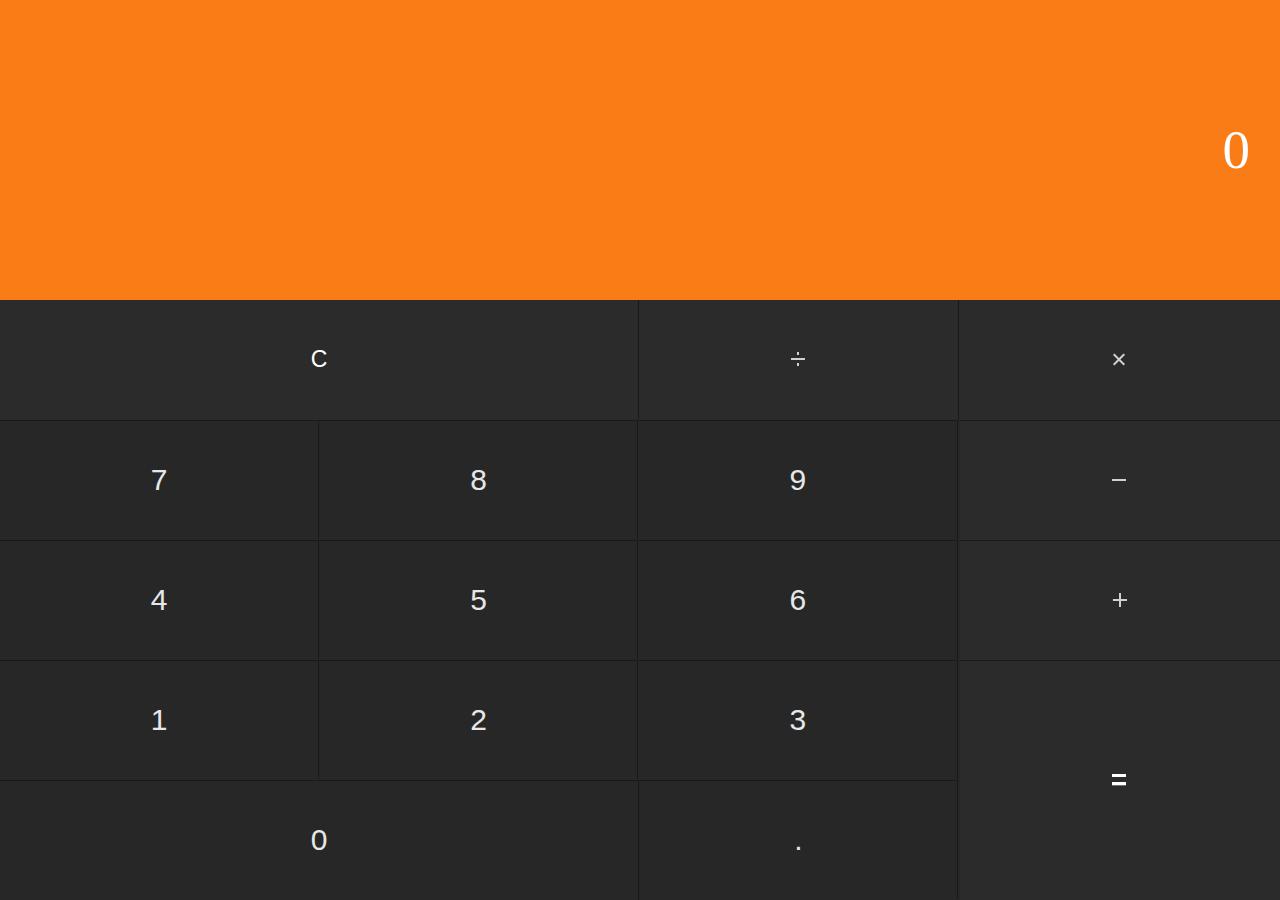
<file: calculator/app/index.html>
<!DOCTYPE html>
<html>
  <head>
    <meta charset="utf-8"/>
    <meta name="viewport" content="width=device-width, user-scalable=no, initial-scale=1">
    <meta name="theme-color" content="#ff7d14">
    <title>Calculator</title>
    <link rel="stylesheet" href="style/calculator.css"/>
  </head>
  <body>
    <div id="display"><div></div></div>
    <div id="panel">
      <div class="x-row">
        <input type="button" class="double-x" value="C" data-type="command" />
        <input type="button" class="small" value="÷" id="add" data-type="operator" />
        <input type="button" class="small" value="×" id="multiply" data-type="operator" />
      </div>
      <div class="row-block">
        <div class="row">
          <input type="button" class="small" value="7" data-type="value" />
          <input type="button" class="small" value="8" data-type="value" />
          <input type="button" class="small" value="9" data-type="value" />
        </div>
        <div class="row">
          <input type="button" class="small" value="4" data-type="value" />
          <input type="button" class="small" value="5" data-type="value" />
          <input type="button" class="small" value="6" data-type="value" />
        </div>
        <div class="row">
          <input type="button" class="small" value="1" data-type="value" />
          <input type="button" class="small" value="2" data-type="value" />
          <input type="button" class="small" value="3" data-type="value" />
        </div>  
        <div class="row">
          <input type="button" class="double-x" value="0" data-type="value" />
          <input type="button" class="small" value="." data-type="value" />
        </div>
      </div>
        <div class="y-row">
          <input type="button" class="small" value="-" id="subtract" data-type="operator" />
          <input type="button" class="small" value="+" id="divide" data-type="operator" />
          <input type="button" class="double-y" value="=" data-type="command" />
        </div>
    </div>
    <script src="js/calculator.js"></script>
  </body>
</html>
</file>
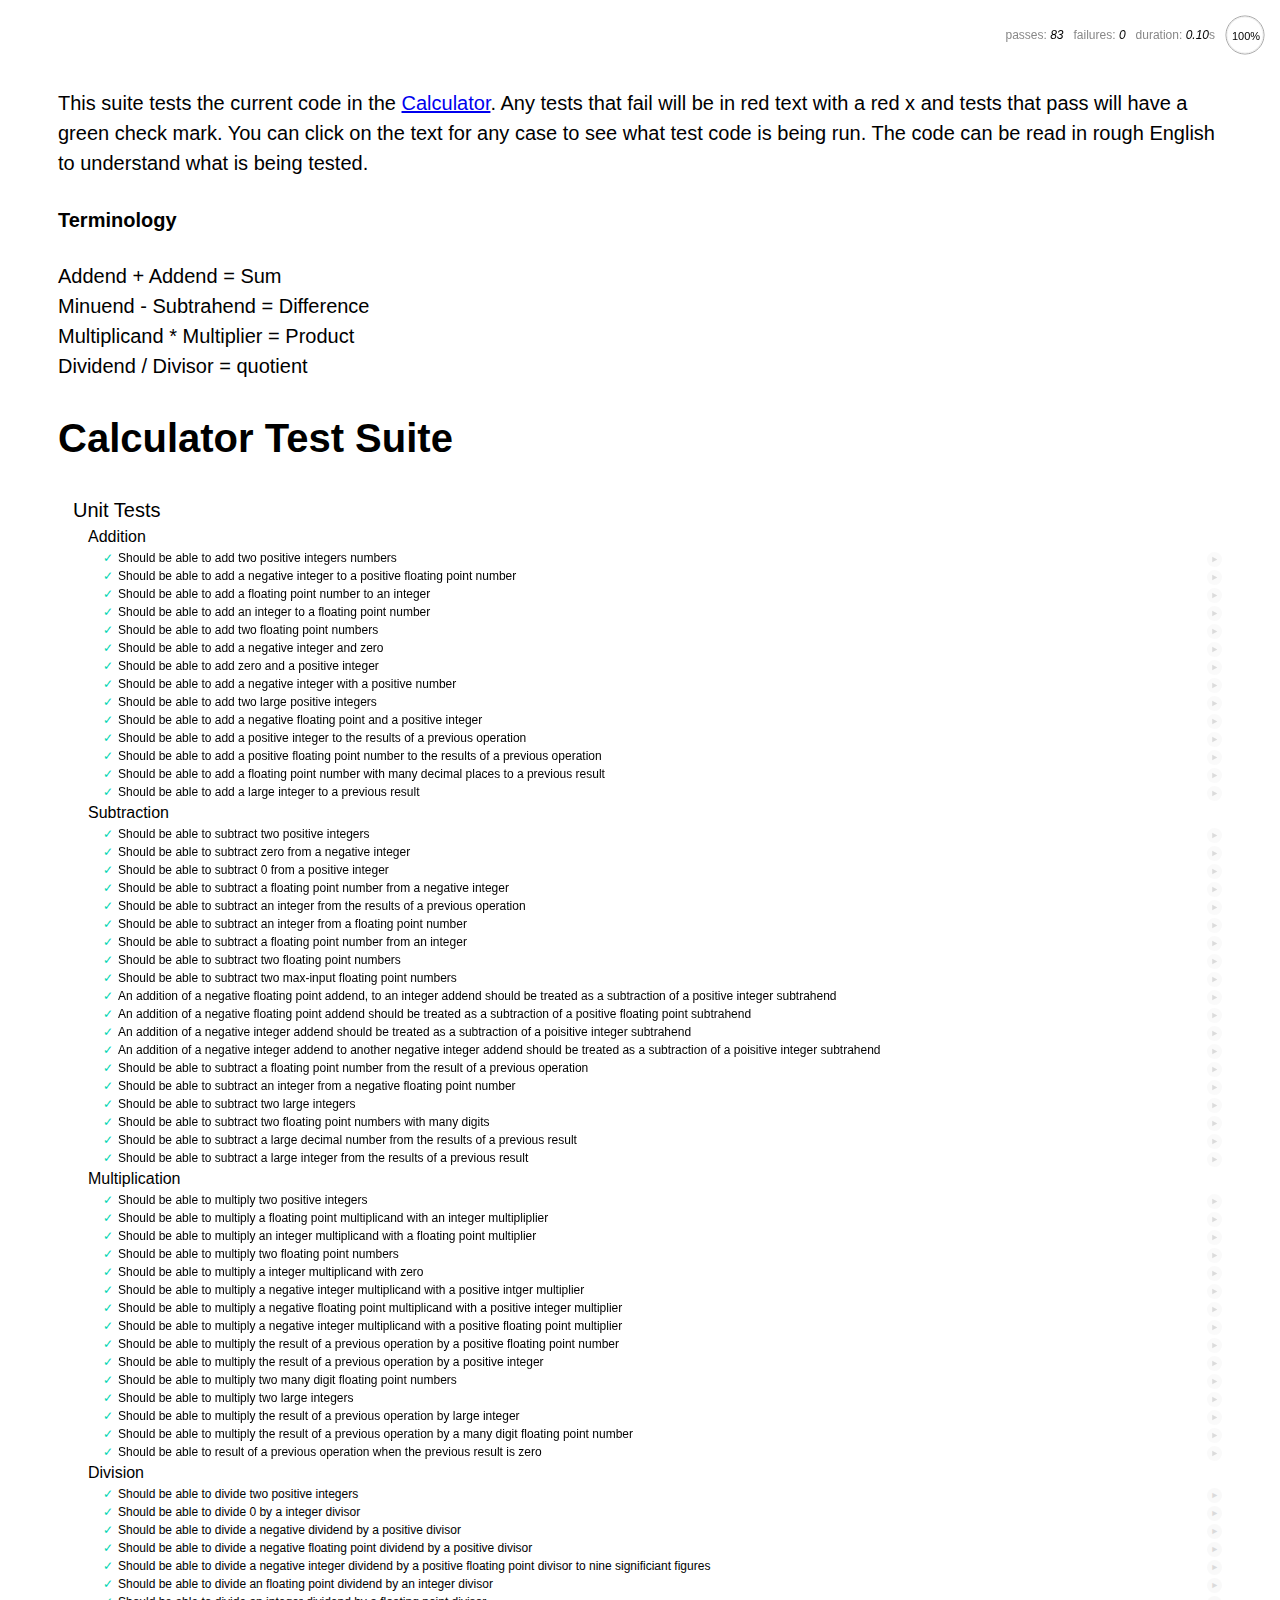
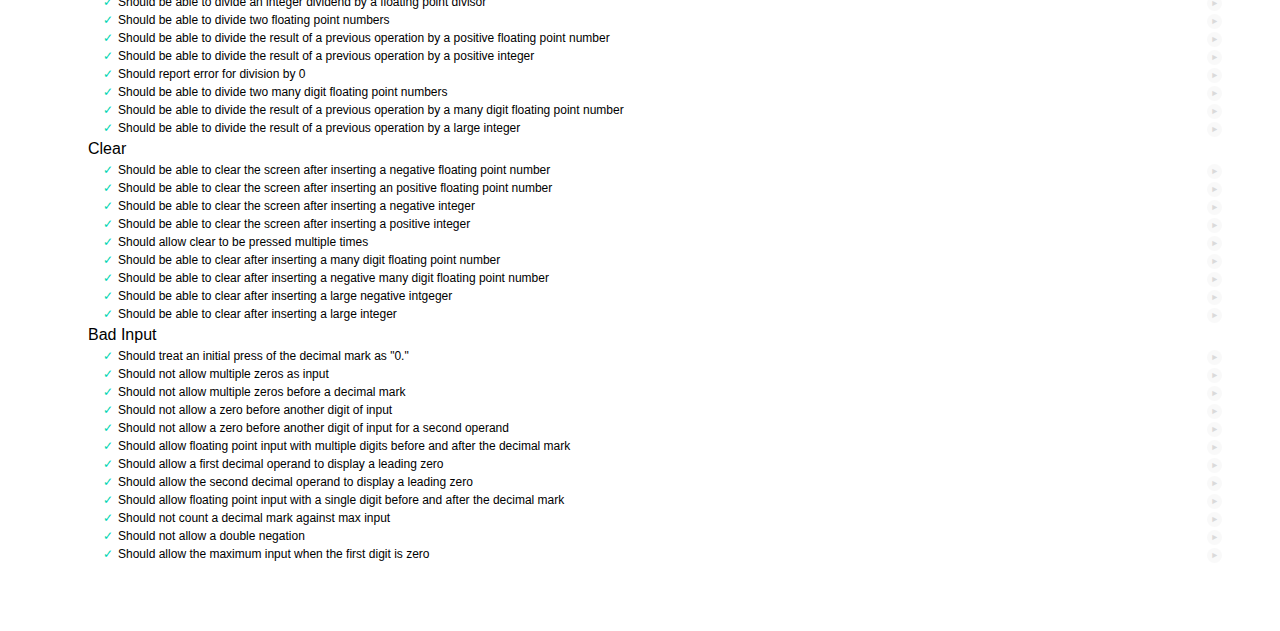
<file: calculator/test/index.html>
<!DOCTYPE html>
<html>
<head>
  <meta charset="utf-8"/>
  <title>Calculator Automated Test Suite</title>
  <link rel="stylesheet" href="vendor/mocha.css" type="text/css"/>
  <script src="vendor/jquery.min.js"></script>
  <script src="vendor/chai.js"></script>
  <script src="vendor/mocha.js"></script>
  <!-- MOCK DATA -->
  <script src="mock.js"></script>
  <!-- SCRIPT UNDER TEST -->
  <!-- change this to test local modifications -->
  <script src="../app/js/calculator.js" defer></script>
  <!-- TESTS -->
  <script src="tests.js" defer></script>
</head>
<body>
  <p>
    This suite tests the current code in the
    <a href="https://github.com/mozilla/calculator">Calculator</a>.
    Any tests that fail will be in red text with a red x and tests that pass
    will have a green check mark.  You can click on the text for any case to
    see what test code is being run.  The code can be read in rough English to
    understand what is being tested.
  </p>
  <h4>
    Terminology
  </h4>
  <p>
    Addend + Addend = Sum<br/>
    Minuend - Subtrahend = Difference<br/>
    Multiplicand * Multiplier = Product<br/>
    Dividend / Divisor = quotient<br/>
  </p>
  <h1>Calculator Test Suite</h1>
  <div id="mocha"></div>
  <div id="display" hidden><div></div></div>
</body>
</html>
</file>
<file: calculator/app/style/calculator.css>
html, body {
  margin: 0;
  padding: 0;
  height: 100%;
  line-height: 100%;
  overflow: hidden;
  font-size: 10px;
  font-weight: normal;
  background-color: #2b2b2b;
}

.x-row{
  width: 32rem;
  height: 6rem;
  background-color: #2b2b2b;
  display: block;
}

.y-row{
  display: inline-block;
  background-color: #2b2b2b;
  width: 8rem;
  height: 24rem;
  vertical-align: top;
  margin-left: -3px;
}

.row-block {
  display: inline-block;
  background-color: #272727;
  vertical-align: top;
  width: 24rem;
  height: 24rem;
}

.row{
  display: block;
  width: 100%;
}

input {
  /* text nodes in the source code affect the layout */
  margin-right: -2px;
  background: transparent;
  border: 0;
  vertical-align: top;
  border-radius: 0;
}

input[disabled] {
  pointer-events: none;
}

.row-block .row input{
  font-size: 3rem;
  font-weight: 200;
  color: #e7e7e7;
  border-top: .1rem solid #191919;
  border-right: .1rem solid #191919;
}

input.small {
  display: inline-block;
  width: 7.9rem;
  height: 5.9rem;
}

.y-row input{
  display: block;
  width: 100%;
  border-top: .1rem solid #191919;
}

.double-y{
  width: 7.9rem;
  height: 12rem;
  display: block;
}

.double-x{
  width: 15.9rem;
  height: 5.9rem;
  display: inline-block;
  line-height: 5.9rem;
}

input[value="C"]{
  color: white;
  font-size: 2.3rem;
  font-weight: 500;
  border-right: .1rem solid #191919;
}

input[value="+"]{
  background: url(images/icon_plus.png) center no-repeat;
  color: transparent;
}

input[value="-"]{
  background: url(images/icon_minus.png) center no-repeat;
  color: transparent;
}

input[value="×"]{
  background: url(images/icon_multiply.png) center no-repeat;
  color: transparent;
}

input[value="÷"]{
  border-right: .1rem solid #191919;
  background: url(images/divide.png) center no-repeat;
  color: transparent;
}

input[value="="]{
  background: url(images/icon_equal.png) center no-repeat;
  color: transparent;
}

input::-moz-focus-inner {
  padding: 0;
  margin: 0;
  border: 0
}

/* Result Display */
#display {
  color: white;
  background-color: #f97c17;
  height: 15.6rem;
  line-height: 15.6rem;
  width: 32rem;
  position: relative;
}

#display div {
  transform-origin: right center;
  position: absolute;
  right: 3rem;
  height: 100%;
  line-height: 15.6rem;
  font-weight: 200;
  font-size: 8.2rem;
}

@media (min-width: 321px), (min-height: 481px){
  #display {
    width: 100%;
    height: calc(100% / 3);
  }

  #display div {
    height: 100%;
    vertical-align: middle;
  }

  #panel{
    width: 100%;
    height: calc((100% / 3) * 2);
  }

  .x-row{
    width: 100%;
    height: calc(100% / 5);
  }

  .row-block {
    width: calc((100% / 4) * 3);
    height: calc((100% / 5) * 4);
  }

  .y-row{
    width: calc(100% / 4);
    height: calc((100% / 5) * 4);
  }

  .x-row input.small {
    width: calc(100% / 4);
    height: 100%;
  }

  .x-row input[value="÷"]{
    width: calc((100% / 4) - 0.1rem);
  }

  .y-row input.small {
    width: 100%;
    height: calc(100% / 4 );
  }

  .y-row .double-y{
    width: 100%;
    height: calc(100% / 2);
  }

  .row{
    height: calc(100% / 4)
  }

  .row input.small {
    width: calc((100% / 3) - 0.1rem);
    height: calc(100% - 0.1rem);
  }

  .x-row .double-x{
    width: calc((100% / 2) - 0.1rem);
    height: 100%;
    line-height: 100%;
  }

  .row .double-x{
    width: calc(((100% / 3) * 2) - 0.1rem);
    height: 100%;
    line-height: 100%;
  }
}

@media (-moz-device-pixel-ratio: 1.5){
  input[value="+"]{
    background: url(images/icon_plus@1.5x.png) center no-repeat;
  }

  input[value="-"]{
    background: url(images/icon_minus@1.5x.png) center no-repeat;
  }

  input[value="×"]{
    background: url(images/icon_multiply@1.5x.png) center no-repeat;
  }

  input[value="÷"]{
    background: url(images/divide@1.5x.png) center no-repeat;
  }

  input[value="="]{
    background: url(images/icon_equal@1.5x.png) center no-repeat;
  }
}

@media (-moz-device-pixel-ratio: 2){
  input[value="+"]{
    background: url(images/icon_plus@2x.png) center no-repeat;
  }

  input[value="-"]{
    background: url(images/icon_minus@2x.png) center no-repeat;
  }

  input[value="×"]{
    background: url(images/icon_multiply@2x.png) center no-repeat;
  }

  input[value="÷"]{
    background: url(images/divide@2x.png) center no-repeat;
  }

  input[value="="]{
    background: url(images/icon_equal@2x.png) center no-repeat;
  }
}

input:active,
input.active,
.active {
  background-color: #008EAB;
}
</file>
<file: calculator/test/vendor/mocha.css>
@charset "utf-8";

body {
  font: 20px/1.5 "Helvetica Neue", Helvetica, Arial, sans-serif;
  padding: 60px 50px;
}

#mocha ul, #mocha li {
  margin: 0;
  padding: 0;
}

#mocha ul {
  list-style: none;
}

#mocha h1, #mocha h2 {
  margin: 0;
}

#mocha h1 {
  margin-top: 15px;
  font-size: 1em;
  font-weight: 200;
}

#mocha h1 a {
  text-decoration: none;
  color: inherit;
}

#mocha h1 a:hover {
  text-decoration: underline;
}

#mocha .suite .suite h1 {
  margin-top: 0;
  font-size: .8em;
}

.hidden {
  display: none;
}

#mocha h2 {
  font-size: 12px;
  font-weight: normal;
  cursor: pointer;
}

#mocha .suite {
  margin-left: 15px;
}

#mocha .test {
  margin-left: 15px;
  overflow: hidden;
}

#mocha .test.pending:hover h2::after {
  content: '(pending)';
  font-family: arial;
}

#mocha .test.pass.medium .duration {
  background: #C09853;
}

#mocha .test.pass.slow .duration {
  background: #B94A48;
}

#mocha .test.pass::before {
  content: '✓';
  font-size: 12px;
  display: block;
  float: left;
  margin-right: 5px;
  color: #00d6b2;
}

#mocha .test.pass .duration {
  font-size: 9px;
  margin-left: 5px;
  padding: 2px 5px;
  color: white;
  -webkit-box-shadow: inset 0 1px 1px rgba(0,0,0,.2);
  -moz-box-shadow: inset 0 1px 1px rgba(0,0,0,.2);
  box-shadow: inset 0 1px 1px rgba(0,0,0,.2);
  -webkit-border-radius: 5px;
  -moz-border-radius: 5px;
  -ms-border-radius: 5px;
  -o-border-radius: 5px;
  border-radius: 5px;
}

#mocha .test.pass.fast .duration {
  display: none;
}

#mocha .test.pending {
  color: #0b97c4;
}

#mocha .test.pending::before {
  content: '◦';
  color: #0b97c4;
}

#mocha .test.fail {
  color: #c00;
}

#mocha .test.fail pre {
  color: black;
}

#mocha .test.fail::before {
  content: '✖';
  font-size: 12px;
  display: block;
  float: left;
  margin-right: 5px;
  color: #c00;
}

#mocha .test pre.error {
  color: #c00;
  max-height: 300px;
  overflow: auto;
}

#mocha .test pre {
  display: block;
  float: left;
  clear: left;
  font: 12px/1.5 monaco, monospace;
  margin: 5px;
  padding: 15px;
  border: 1px solid #eee;
  border-bottom-color: #ddd;
  -webkit-border-radius: 3px;
  -webkit-box-shadow: 0 1px 3px #eee;
  -moz-border-radius: 3px;
  -moz-box-shadow: 0 1px 3px #eee;
}

#mocha .test h2 {
  position: relative;
}

#mocha .test a.replay {
  position: absolute;
  top: 3px;
  right: 0;
  text-decoration: none;
  vertical-align: middle;
  display: block;
  width: 15px;
  height: 15px;
  line-height: 15px;
  text-align: center;
  background: #eee;
  font-size: 15px;
  -moz-border-radius: 15px;
  border-radius: 15px;
  -webkit-transition: opacity 200ms;
  -moz-transition: opacity 200ms;
  transition: opacity 200ms;
  opacity: 0.3;
  color: #888;
}

#mocha .test:hover a.replay {
  opacity: 1;
}

#mocha-report.pass .test.fail {
  display: none;
}

#mocha-report.fail .test.pass {
  display: none;
}

#mocha-error {
  color: #c00;
  font-size: 1.5  em;
  font-weight: 100;
  letter-spacing: 1px;
}

#mocha-stats {
  position: fixed;
  top: 15px;
  right: 10px;
  font-size: 12px;
  margin: 0;
  color: #888;
}

#mocha-stats .progress {
  float: right;
  padding-top: 0;
}

#mocha-stats em {
  color: black;
}

#mocha-stats a {
  text-decoration: none;
  color: inherit;
}

#mocha-stats a:hover {
  border-bottom: 1px solid #eee;
}

#mocha-stats li {
  display: inline-block;
  margin: 0 5px;
  list-style: none;
  padding-top: 11px;
}

#mocha-stats canvas {
  width: 40px;
  height: 40px;
}

code .comment { color: #ddd }
code .init { color: #2F6FAD }
code .string { color: #5890AD }
code .keyword { color: #8A6343 }
code .number { color: #2F6FAD }

@media screen and (max-device-width: 480px) {
  body {
    padding: 60px 0px;
  }

  #stats {
    position: absolute;
  }
}
</file>
